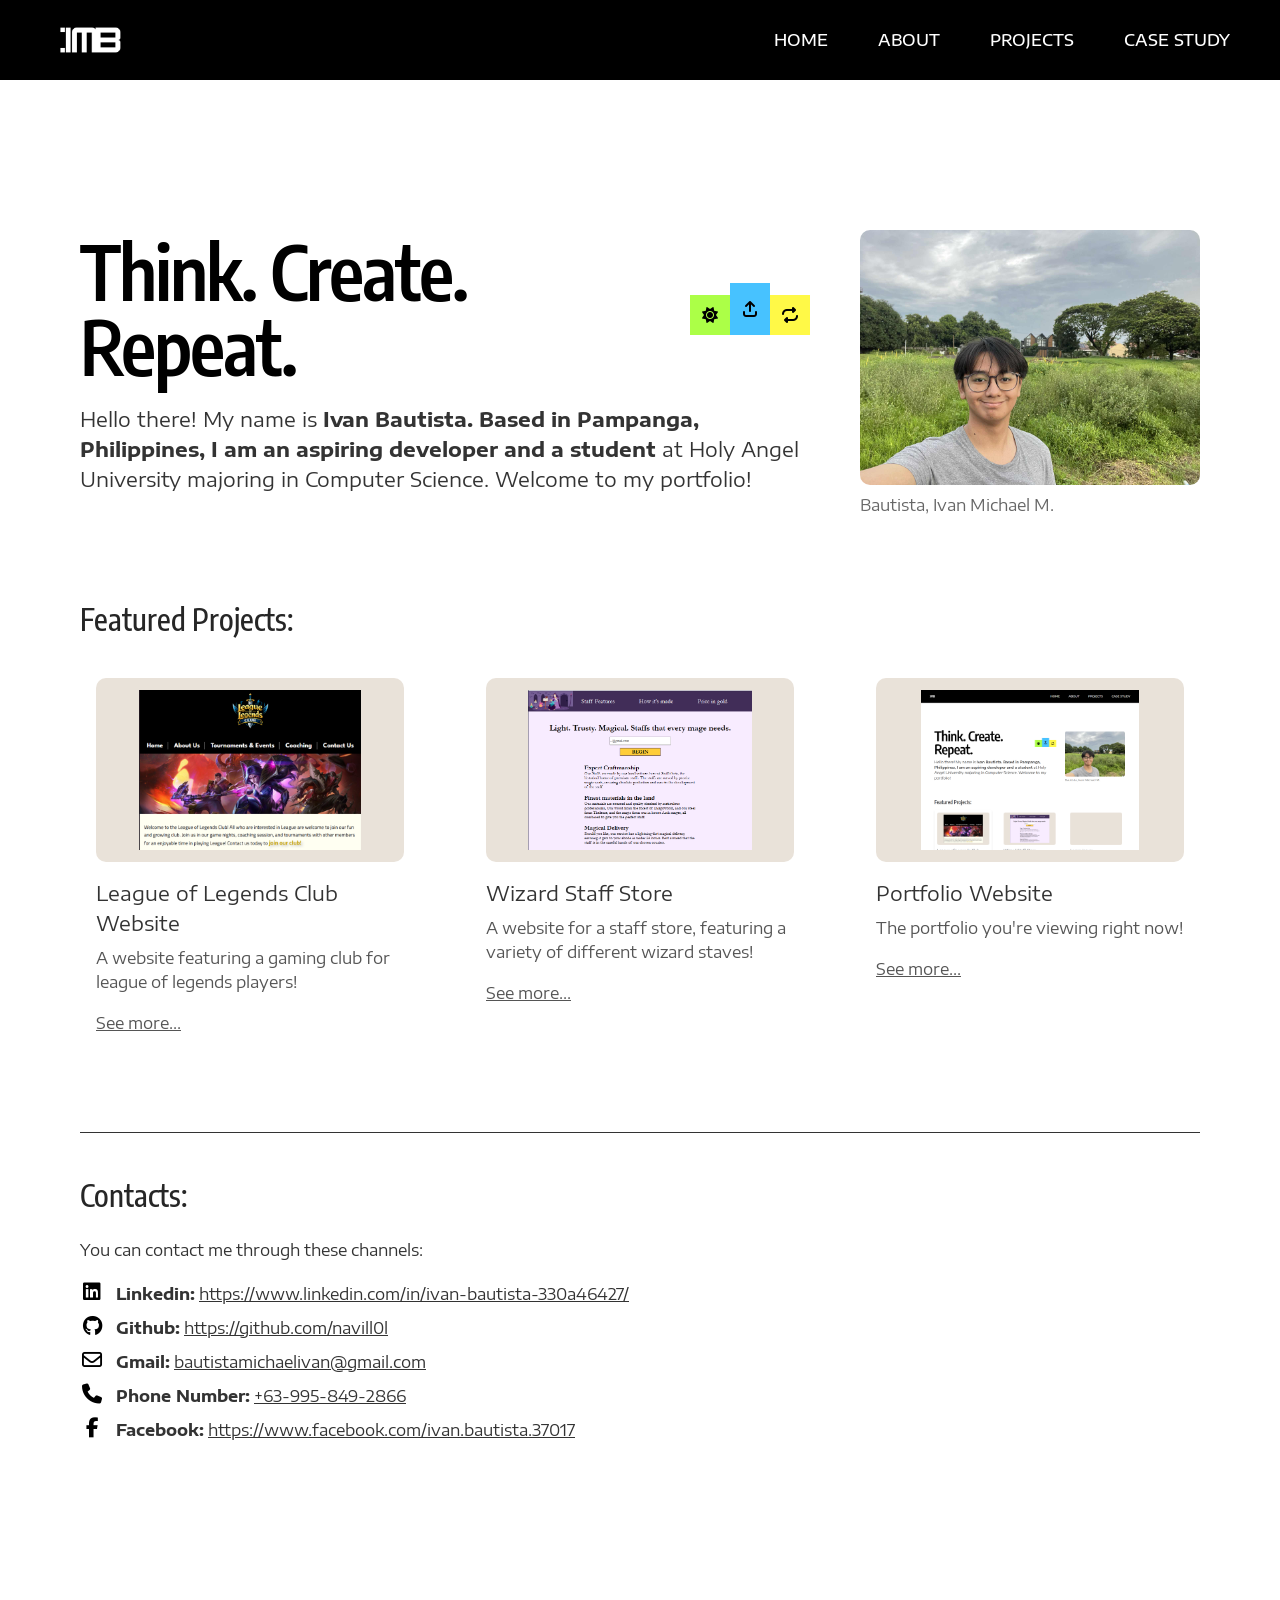
<file: index.html>
<!DOCTYPE html>

<html lang="en">
    <head>
        <meta charset="UTF-8">
        <meta name="viewport" content="width=device-width, initial-scale=1.0">
        <title>Ivan Bautista's Portfolio</title>
        <link rel="stylesheet" href="styles.css">
        <script src="script.js" defer></script>

        <link rel="stylesheet" href="https://fonts.googleapis.com/css2?family=Encode+Sans+Condensed:wght@500;600&family=Encode+Sans+Expanded:wght@400;500;600&display=swap">
  <link rel="stylesheet" href="https://cdnjs.cloudflare.com/ajax/libs/font-awesome/6.5.1/css/all.min.css">
    </head>
    <body>
        <header class ="navbar">
            
                <a href="index.html" aria-label="Home"><img src="images/logo.png" alt="IMB Logo" class="logo"></a>
                <button class="menu-button" onclick="toggleMenu()"><i class="fa-solid fa-bars"></i></button>
                <nav id="navLinks" class="nav-links">
                        <a href="index.html">Home</a>
                        <a href="about.html">About</a>
                        <a href="projects.html">Projects</a>
                        <a href="caseStudy.html">Case Study</a>
                </nav>
        </header>

        <main class="page">
            <section class="section top-section">
                <div class="top-text">
                    <div class="title-row">
                    <h1>Think. Create. Repeat.</h1>

                    <!-- the three colored icon boxes -->
                    <div class="icon-boxes">
                        <span class="icon-box green"><i class="fa-solid fa-sun"></i></span>
                        <span class="icon-box blue"><i class="fa-solid fa-arrow-up-from-bracket"></i></span>
                        <span class="icon-box yellow"><i class="fa-solid fa-repeat"></i></span>
                    </div>
                    </div>

                    <p>
                    Hello there! My name is
                    <strong>Ivan Bautista. Based in Pampanga, Philippines, I am an aspiring developer and a student</strong>
                    at Holy Angel University majoring in Computer Science. Welcome to my portfolio!
                    </p>
                </div>
                
                <div class="top-picture">
                    <img src="images/landScapePicture.jpg" alt="Photo of Ivan Bautista">
                    <p class="caption">Bautista, Ivan Michael M.</p>
                </div>
            </section>

            <section class="section">
                <h2>Featured Projects:</h2>

                <div class="card-grid">

                    <div class="project-card">
                    <a class="card-link" href="projects.html"></a>
                    <div class="image-box"><img src="images/projectImages/leagueClub.png" alt="League of Legends Club Website"></div>
                    <h3>League of Legends Club Website</h3>
                    <p>A website featuring a gaming club for league of legends players!</p>
                    <a class="see-more" href="https://github.com/navill0l/gamingClub">See more...</a>
                    </div>

                    <div class="project-card">
                    <a class="card-link" href="projects.html"></a>
                    <div class="image-box"><img src="images/projectImages/wizardSite.png" alt="Wizard Staff Store"></div>
                    <h3>Wizard Staff Store </h3>
                    <p>A website for a staff store, featuring a variety of different wizard staves!</p>
                    <a class="see-more" href="https://github.com/navill0l/wizardStaffStore">See more...</a>
                    </div>

                    <div class="project-card">
                    <a class="card-link" href="projects.html"></a>
                    <div class="image-box"><img src="images/projectImages/portfolio.png" alt="Portfolio Website"></div>
                    <h3>Portfolio Website</h3>
                    <p>The portfolio you're viewing right now!</p>
                    <a class="see-more" href="https://github.com/navill0l/portfolio_sub">See more...</a>
                    </div>

                </div>
            </section>


            <section class="contacts">
                <h2>Contacts:</h2>
                <p>You can contact me through these channels:</p>

                <ul class="contact-list">
                    <li>
                    <i class="fa-brands fa-linkedin"></i>
                    <span><strong>Linkedin:</strong> <a href="https://www.linkedin.com/in/ivan-bautista-330a46427/" target="_blank">https://www.linkedin.com/in/ivan-bautista-330a46427/</a></span>
                    </li>
                    <li>
                    <i class="fa-brands fa-github"></i>
                    <span><strong>Github:</strong> <a href="https://github.com/navill0l" target="_blank">https://github.com/navill0l</a></span>
                    </li>
                    <li>
                    <i class="fa-regular fa-envelope"></i>
                    <span><strong>Gmail:</strong> <a href="mailto:bautistamichaelivan@gmail.com">bautistamichaelivan@gmail.com</a></span>
                    </li>
                    <li>
                    <i class="fa-solid fa-phone"></i>
                    <span><strong>Phone Number:</strong> <a href="tel:+639958492866">+63-995-849-2866</a></span>
                    </li>
                    <li>
                    <i class="fa-brands fa-facebook-f"></i>
                    <span><strong>Facebook:</strong> <a href="https://www.facebook.com/ivan.bautista.37017" target="_blank">https://www.facebook.com/ivan.bautista.37017</a></span>
                    </li>
                </ul>
            </section>
        </main>

    </body>
</html>
</file>
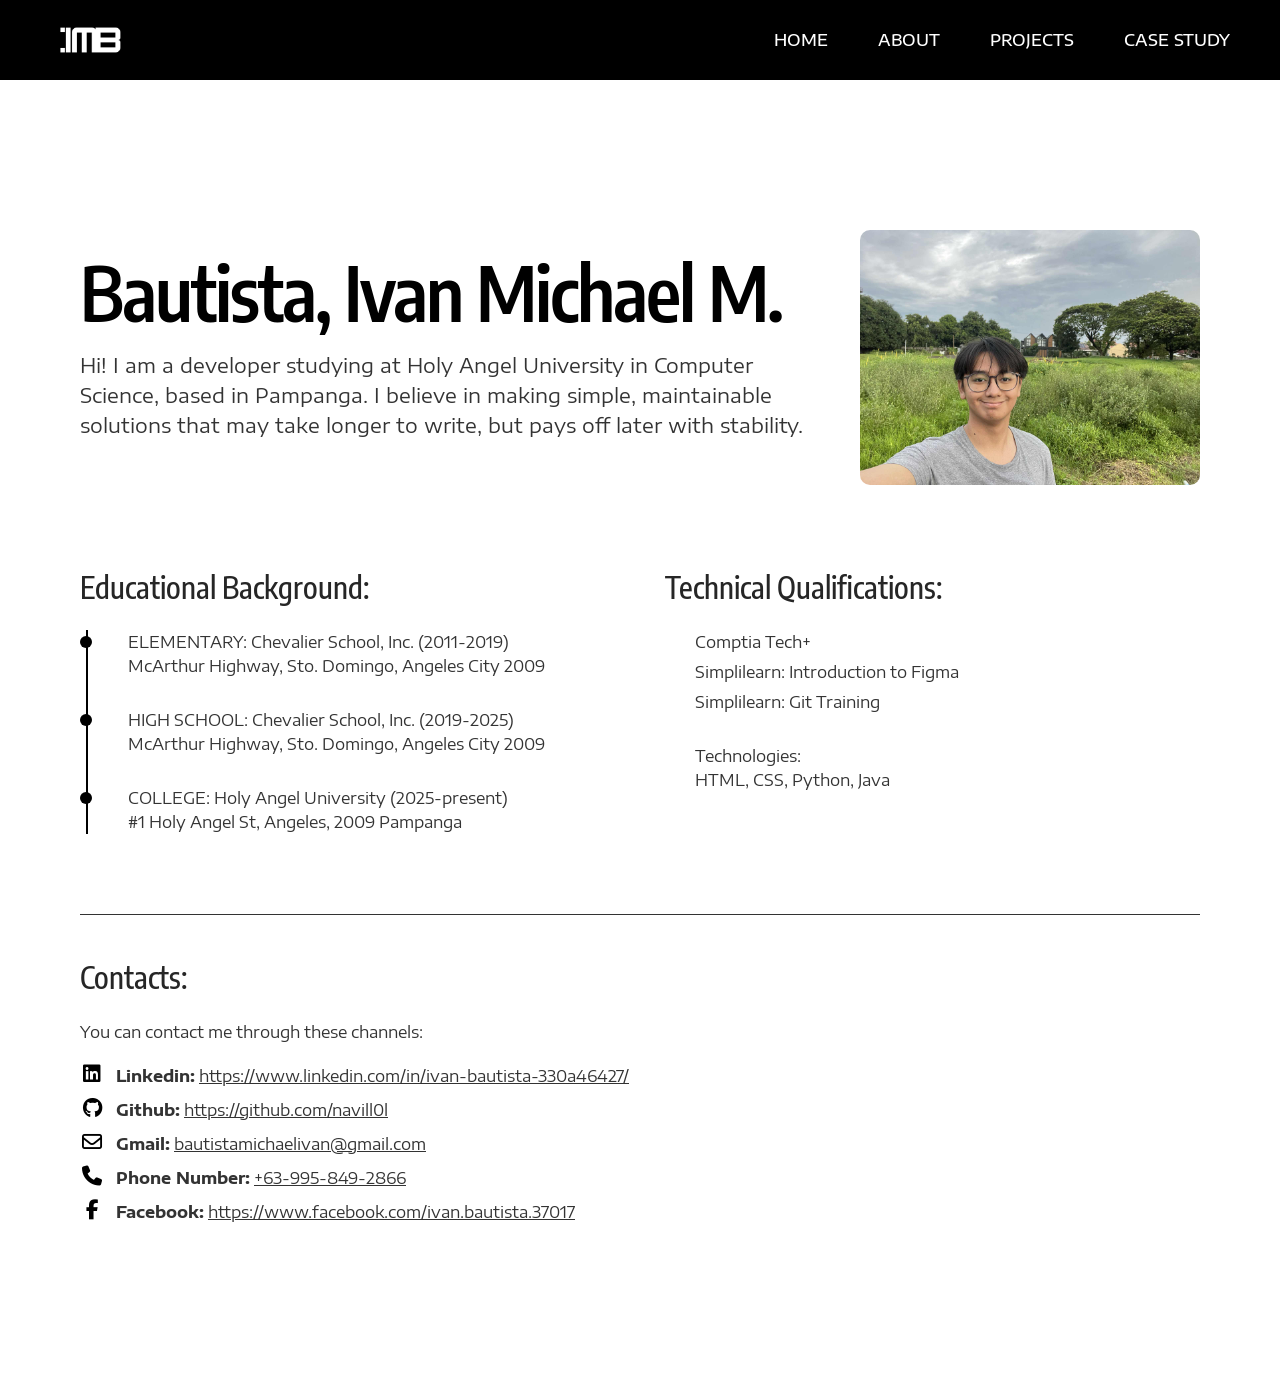
<file: about.html>
<!DOCTYPE html>

<html lang="en">
    <head>
        <meta charset="UTF-8">
        <meta name="viewport" content="width=device-width, initial-scale=1.0">
        <title>Ivan Bautista's Portfolio</title>
        <link rel="stylesheet" href="styles.css">
        <script src="script.js" defer></script>

        <link rel="stylesheet" href="https://fonts.googleapis.com/css2?family=Encode+Sans+Condensed:wght@500;600&family=Encode+Sans+Expanded:wght@400;500;600&display=swap">
  <link rel="stylesheet" href="https://cdnjs.cloudflare.com/ajax/libs/font-awesome/6.5.1/css/all.min.css">
    </head>
    <body>
        <header class ="navbar">
            
                <a href="index.html" aria-label="Home"><img src="images/logo.png" alt="IMB Logo" class="logo"></a>
                <button class="menu-button" onclick="toggleMenu()"><i class="fa-solid fa-bars"></i></button>
                <nav id="navLinks" class="nav-links">
                        <a href="index.html">Home</a>
                        <a href="about.html">About</a>
                        <a href="projects.html">Projects</a>
                        <a href="caseStudy.html">Case Study</a>
                </nav>
        </header>

        <main class="page">
            <section class="section top-section">
                <div class="top-text">
                    <h1>Bautista, Ivan Michael M.</h1>
                    <p>
                    Hi! I am a developer studying at Holy Angel University in Computer Science, based in
                    Pampanga. I believe in making simple, maintainable solutions that may take longer to
                    write, but pays off later with stability.
                    </p>
                </div>

                <div class="top-picture">
                    <img src="images/landScapePicture.jpg" alt="Photo of Ivan Bautista">
                </div>
            </section>


            <section class="section two-columns">

            <div>
                <h2>Educational Background:</h2>

                <ul class="timeline">
                <li>
                    ELEMENTARY: Chevalier School, Inc. (2011-2019)<br>
                    McArthur Highway, Sto. Domingo, Angeles City 2009
                </li>
                <li>
                    HIGH SCHOOL: Chevalier School, Inc. (2019-2025)<br>
                    McArthur Highway, Sto. Domingo, Angeles City 2009
                </li>
                <li>
                    COLLEGE: Holy Angel University (2025-present)<br>
                    #1 Holy Angel St, Angeles, 2009 Pampanga
                </li>
                </ul>
            </div>

            <div>
                <h2>Technical Qualifications:</h2>

                <ul class="qualifications">
                <li>Comptia Tech+</li>
                <li>Simplilearn: Introduction to Figma</li>
                <li>Simplilearn: Git Training</li>
                </ul>

                <div class="technologies">
                Technologies:<br>
                HTML, CSS, Python, Java
                </div>
            </div>

            </section>

            <section class="contacts">
            <h2>Contacts:</h2>
            <p>You can contact me through these channels:</p>

            <ul class="contact-list">
                <li>
                <i class="fa-brands fa-linkedin"></i>
                <span><strong>Linkedin:</strong> <a href="https://www.linkedin.com/in/ivan-bautista-330a46427/" target="_blank">https://www.linkedin.com/in/ivan-bautista-330a46427/</a></span>
                </li>
                <li>
                <i class="fa-brands fa-github"></i>
                <span><strong>Github:</strong> <a href="https://github.com/navill0l" target="_blank">https://github.com/navill0l</a></span>
                </li>
                <li>
                <i class="fa-regular fa-envelope"></i>
                <span><strong>Gmail:</strong> <a href="mailto:bautistamichaelivan@gmail.com">bautistamichaelivan@gmail.com</a></span>
                </li>
                <li>
                <i class="fa-solid fa-phone"></i>
                <span><strong>Phone Number:</strong> <a href="tel:+639958492866">+63-995-849-2866</a></span>
                </li>
                <li>
                <i class="fa-brands fa-facebook-f"></i>
                <span><strong>Facebook:</strong> <a href="https://www.facebook.com/ivan.bautista.37017" target="_blank">https://www.facebook.com/ivan.bautista.37017</a></span>
                </li>
            </ul>
            </section>

  </main>
    </body>
</html>
</file>
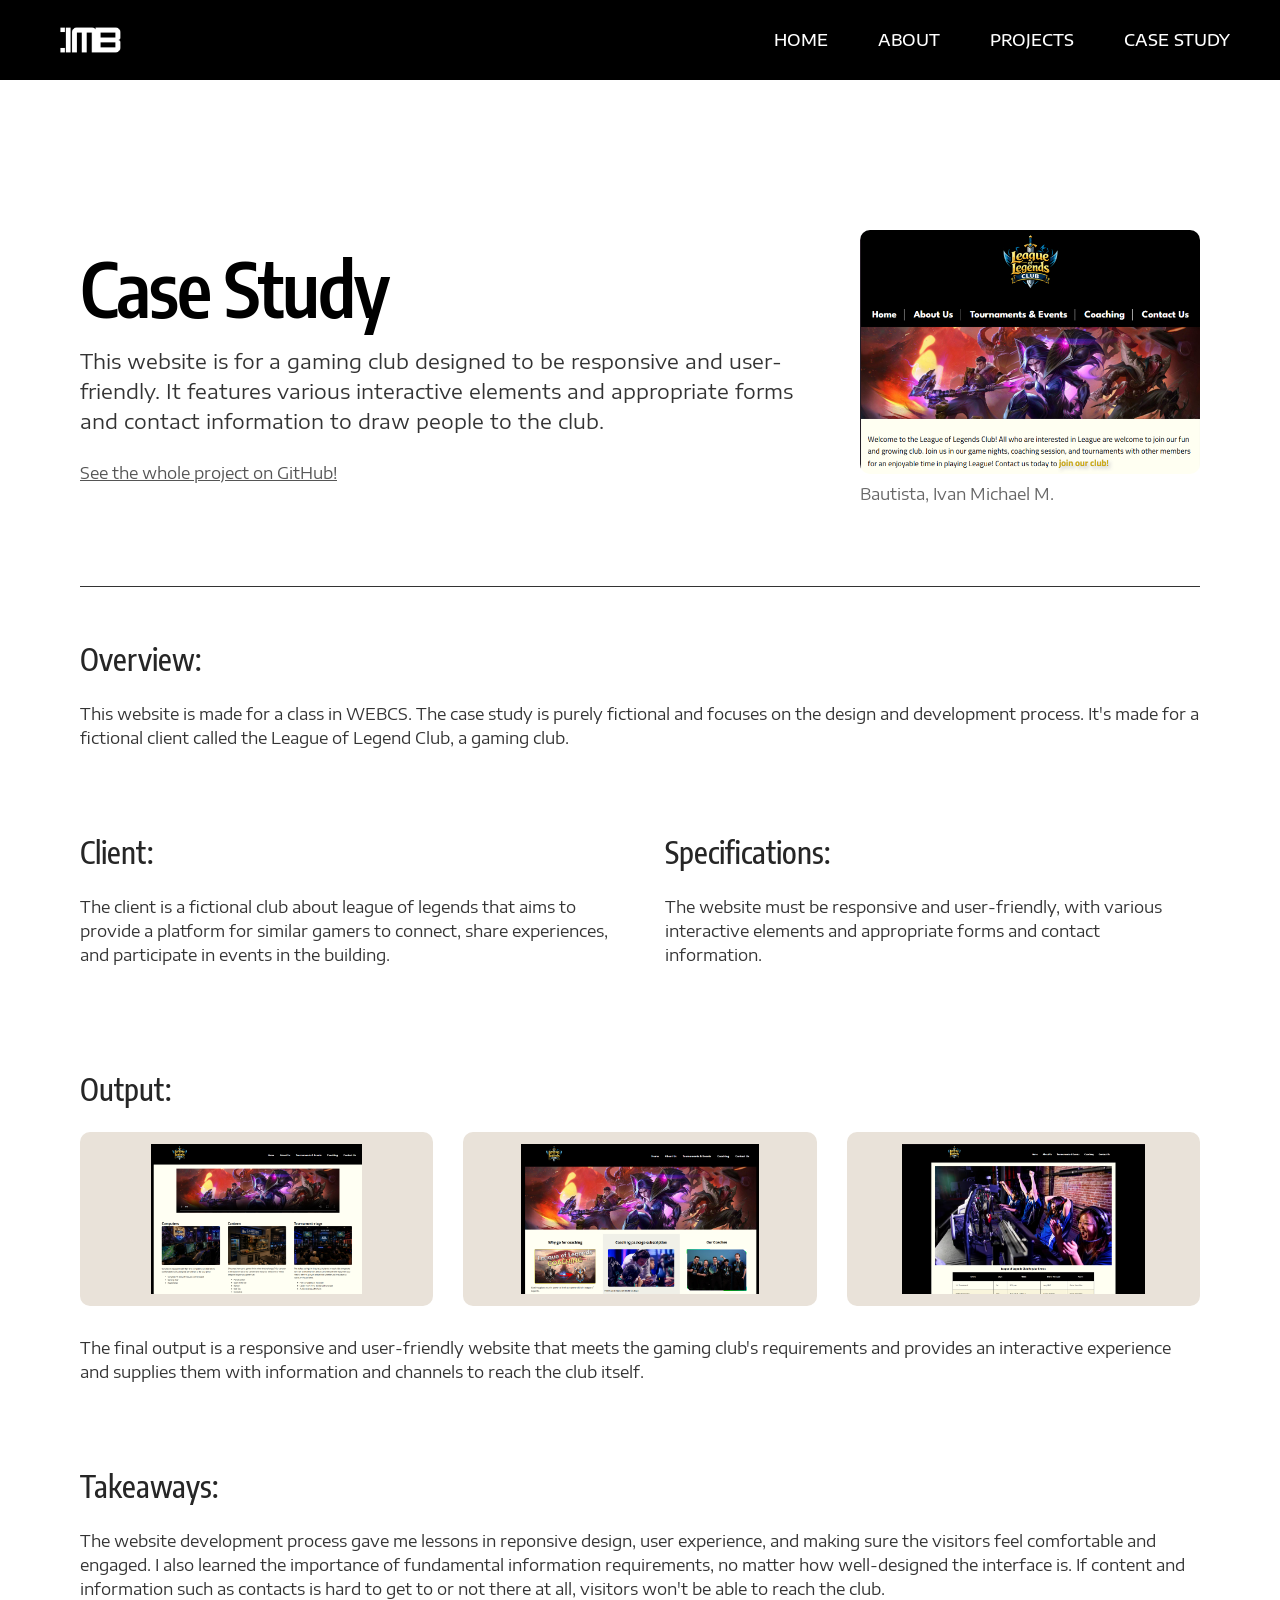
<file: caseStudy.html>
<!DOCTYPE html>

<html lang="en">
    <head>
        <meta charset="UTF-8">
        <meta name="viewport" content="width=device-width, initial-scale=1.0">
        <title>Ivan Bautista's Portfolio</title>
        <link rel="stylesheet" href="styles.css">
        <script src="script.js" defer></script>

        <link rel="stylesheet" href="https://fonts.googleapis.com/css2?family=Encode+Sans+Condensed:wght@500;600&family=Encode+Sans+Expanded:wght@400;500;600&display=swap">
  <link rel="stylesheet" href="https://cdnjs.cloudflare.com/ajax/libs/font-awesome/6.5.1/css/all.min.css">
    </head>
    <body>
        <header class ="navbar">
            
                <a href="index.html" aria-label="Home"><img src="images/logo.png" alt="IMB Logo" class="logo"></a>
                <button class="menu-button" onclick="toggleMenu()"><i class="fa-solid fa-bars"></i></button>
                <nav id="navLinks" class="nav-links">
                        <a href="index.html">Home</a>
                        <a href="about.html">About</a>
                        <a href="projects.html">Projects</a>
                        <a href="caseStudy.html">Case Study</a>
                </nav>
        </header>

        <main class="page">
            <section id="caseStudy-header" class="section top-section">
                <div class="top-text">
                    <h1>Case Study</h1>
                    <p>This website is for a gaming club designed to be responsive and user-friendly. It features various interactive elements and appropriate forms and contact information to draw people to the club.</p>
                    <a class="see-more" href="https://github.com/navill0l/gamingClub">See the whole project on GitHub!</a>
                </div>

                <div class="top-picture">
                    <img src="images/projectImages/leagueClub.png" alt="League Club Website">
                    <p class="caption">Bautista, Ivan Michael M.</p>
                </div>
            </section>

            <section class="section line-above">
                <h2>Overview:</h2>
                <p class="case-text">
                    This website is made for a class in WEBCS. The case study is purely fictional and focuses on the design and development process. It's made for a fictional client called the League of Legend Club, a gaming club.
                </p>
            </section>

            <!-- ===== CLIENT AND SPECIFICATIONS ===== -->
            <section class="section two-columns">
                <div>
                    <h2>Client:</h2>
                    <p class="case-text">
                        The client is a fictional club about league of legends that aims to provide a platform for similar gamers to connect, share experiences, and participate in events in the building.
                    </p>
                </div>

                <div>
                    <h2>Specifications:</h2>
                    <p class="case-text">
                        The website must be responsive and user-friendly, with various interactive elements and appropriate forms and contact information.
                    </p>
                </div>
            </section>

            <!-- ===== OUTPUT ===== -->
            <section class="section">
                <h2>Output:</h2>

                <div class="output-grid">
                    <div class="image-box">
                        <img src="images/projectImages/leagueClubAbout.png" alt="League of Legends Club About Page">
                    </div>
                    <div class="image-box">
                        <img src="images/projectImages/leagueClubCoach.png" alt="League of Legends Club Coach Page">
                    </div>
                    <div class="image-box">
                        <img src="images/projectImages/leagueClubEvents.png" alt="League of Legends Club Events Page">
                    </div>
                </div>

                <p class="case-text">
                    The final output is a responsive and user-friendly website that meets the gaming club's requirements and provides an interactive experience and supplies them with information and channels to reach the club itself.
                </p>
            </section>

            <!-- ===== TAKEAWAYS ===== -->
            <section>
                <h2>Takeaways:</h2>
                <p class="case-text">
                    The website development process gave me lessons in reponsive design, user experience, and making sure the visitors feel comfortable and engaged. I also learned the importance of fundamental information requirements, no matter how well-designed the interface is. If content and information such as contacts is hard to get to or not there at all, visitors won't be able to reach the club.
                </p>
            </section>
        </main>
    </body>
</html>
</file>
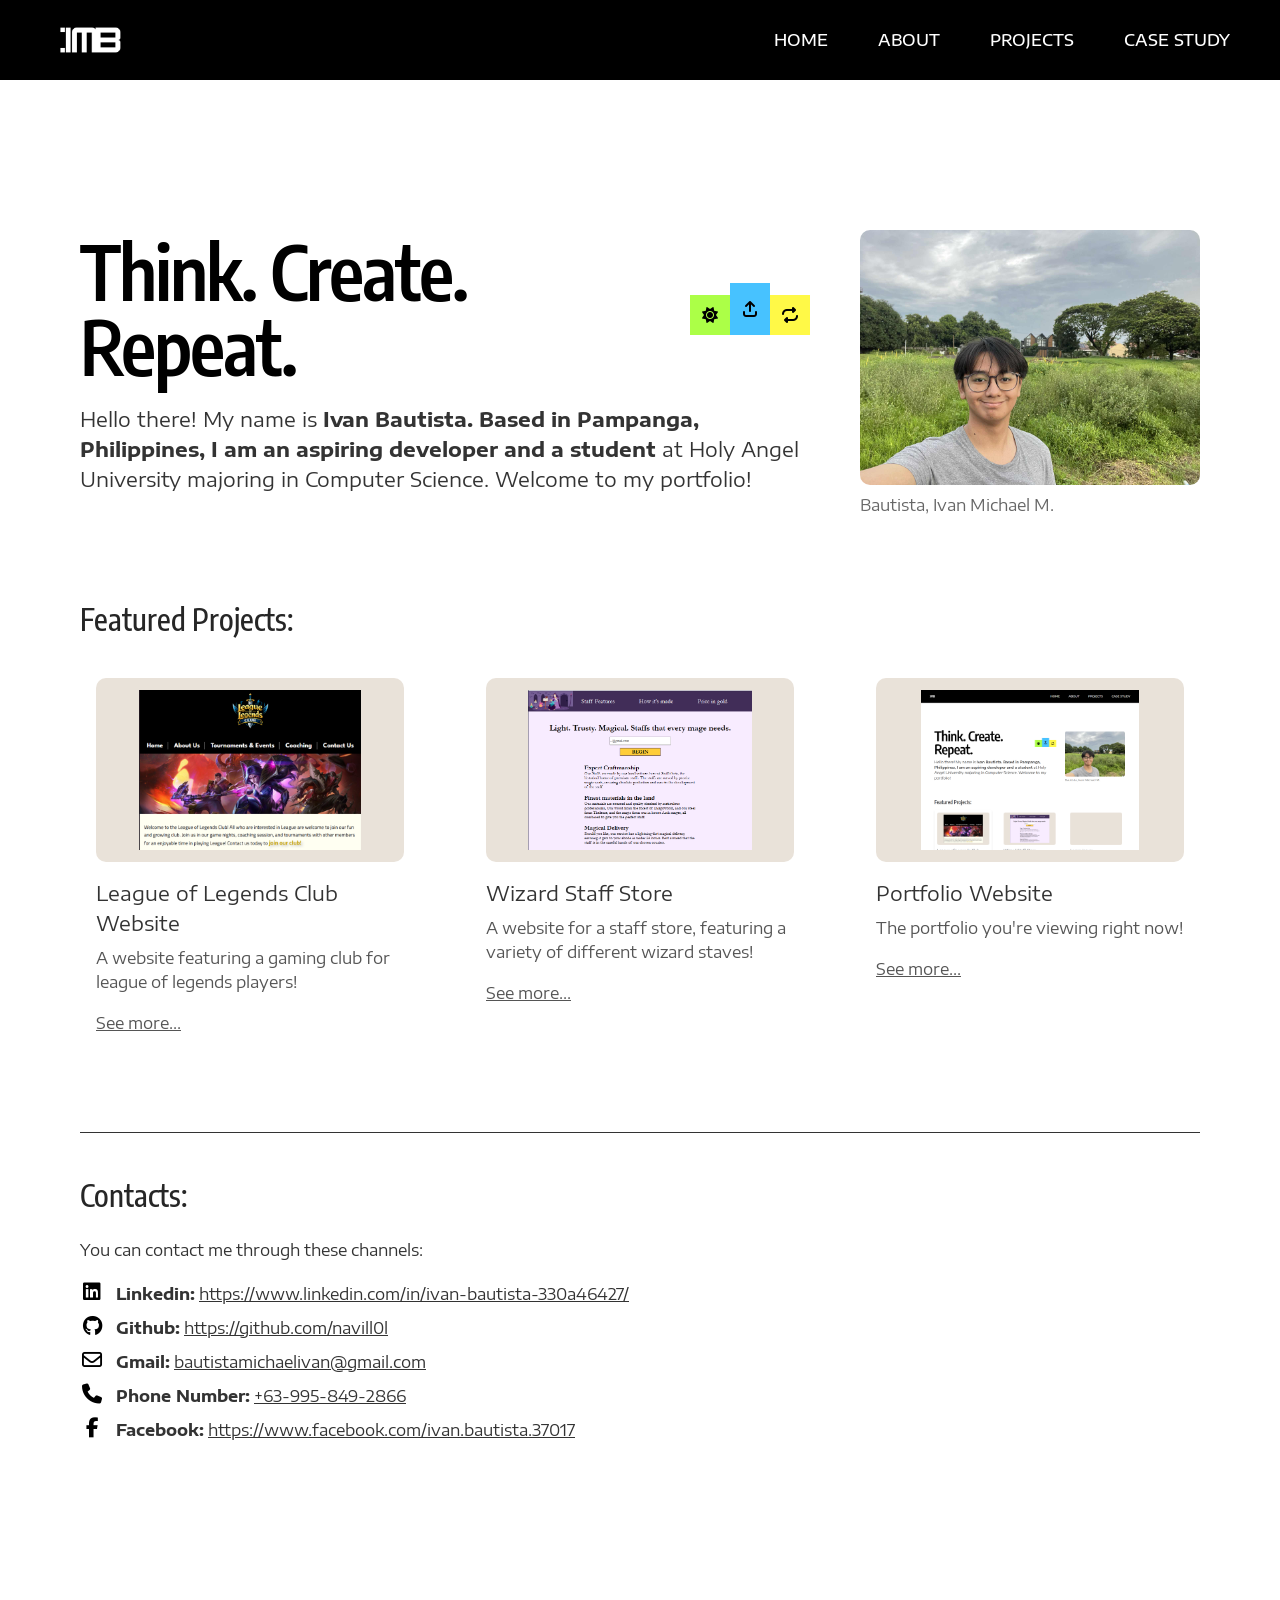
<file: home.html>
<!DOCTYPE html>

<html lang="en">
    <head>
        <meta charset="UTF-8">
        <meta name="viewport" content="width=device-width, initial-scale=1.0">
        <title>Ivan Bautista's Portfolio</title>
        <link rel="stylesheet" href="styles.css">
        <script src="script.js" defer></script>

        <link rel="stylesheet" href="https://fonts.googleapis.com/css2?family=Encode+Sans+Condensed:wght@500;600&family=Encode+Sans+Expanded:wght@400;500;600&display=swap">
  <link rel="stylesheet" href="https://cdnjs.cloudflare.com/ajax/libs/font-awesome/6.5.1/css/all.min.css">
    </head>
    <body>
        <header class ="navbar">
            
                <a href="home.html" aria-label="Home"><img src="images/logo.png" alt="IMB Logo" class="logo"></a>
                <button class="menu-button" onclick="toggleMenu()"><i class="fa-solid fa-bars"></i></button>
                <nav id="navLinks" class="nav-links">
                        <a href="home.html">Home</a>
                        <a href="about.html">About</a>
                        <a href="projects.html">Projects</a>
                        <a href="caseStudy.html">Case Study</a>
                </nav>
        </header>

        <main class="page">
            <section class="section top-section">
                <div class="top-text">
                    <div class="title-row">
                    <h1>Think. Create. Repeat.</h1>

                    <!-- the three colored icon boxes -->
                    <div class="icon-boxes">
                        <span class="icon-box green"><i class="fa-solid fa-sun"></i></span>
                        <span class="icon-box blue"><i class="fa-solid fa-arrow-up-from-bracket"></i></span>
                        <span class="icon-box yellow"><i class="fa-solid fa-repeat"></i></span>
                    </div>
                    </div>

                    <p>
                    Hello there! My name is
                    <strong>Ivan Bautista. Based in Pampanga, Philippines, I am an aspiring developer and a student</strong>
                    at Holy Angel University majoring in Computer Science. Welcome to my portfolio!
                    </p>
                </div>
                
                <div class="top-picture">
                    <img src="images/landScapePicture.jpg" alt="Photo of Ivan Bautista">
                    <p class="caption">Bautista, Ivan Michael M.</p>
                </div>
            </section>

            <section class="section">
                <h2>Featured Projects:</h2>

                <div class="card-grid">

                    <div class="project-card">
                    <a class="card-link" href="projects.html"></a>
                    <div class="image-box"><img src="images/projectImages/leagueClub.png" alt="League of Legends Club Website"></div>
                    <h3>League of Legends Club Website</h3>
                    <p>A website featuring a gaming club for league of legends players!</p>
                    <a class="see-more" href="https://github.com/navill0l/gamingClub">See more...</a>
                    </div>

                    <div class="project-card">
                    <a class="card-link" href="projects.html"></a>
                    <div class="image-box"><img src="images/projectImages/wizardSite.png" alt="Wizard Staff Store"></div>
                    <h3>Wizard Staff Store </h3>
                    <p>A website for a staff store, featuring a variety of different wizard staves!</p>
                    <a class="see-more" href="https://github.com/navill0l/wizardStaffStore">See more...</a>
                    </div>

                    <div class="project-card">
                    <a class="card-link" href="projects.html"></a>
                    <div class="image-box"><img src="images/projectImages/portfolio.png" alt="Portfolio Website"></div>
                    <h3>Portfolio Website</h3>
                    <p>The portfolio you're viewing right now!</p>
                    <a class="see-more" href="https://github.com/navill0l/portfolio_sub">See more...</a>
                    </div>

                </div>
            </section>


            <section class="contacts">
                <h2>Contacts:</h2>
                <p>You can contact me through these channels:</p>

                <ul class="contact-list">
                    <li>
                    <i class="fa-brands fa-linkedin"></i>
                    <span><strong>Linkedin:</strong> <a href="https://www.linkedin.com/in/ivan-bautista-330a46427/" target="_blank">https://www.linkedin.com/in/ivan-bautista-330a46427/</a></span>
                    </li>
                    <li>
                    <i class="fa-brands fa-github"></i>
                    <span><strong>Github:</strong> <a href="https://github.com/navill0l" target="_blank">https://github.com/navill0l</a></span>
                    </li>
                    <li>
                    <i class="fa-regular fa-envelope"></i>
                    <span><strong>Gmail:</strong> <a href="mailto:bautistamichaelivan@gmail.com">bautistamichaelivan@gmail.com</a></span>
                    </li>
                    <li>
                    <i class="fa-solid fa-phone"></i>
                    <span><strong>Phone Number:</strong> <a href="tel:+639958492866">+63-995-849-2866</a></span>
                    </li>
                    <li>
                    <i class="fa-brands fa-facebook-f"></i>
                    <span><strong>Facebook:</strong> <a href="https://www.facebook.com/ivan.bautista.37017" target="_blank">https://www.facebook.com/ivan.bautista.37017</a></span>
                    </li>
                </ul>
            </section>
        </main>

    </body>
</html>
</file>
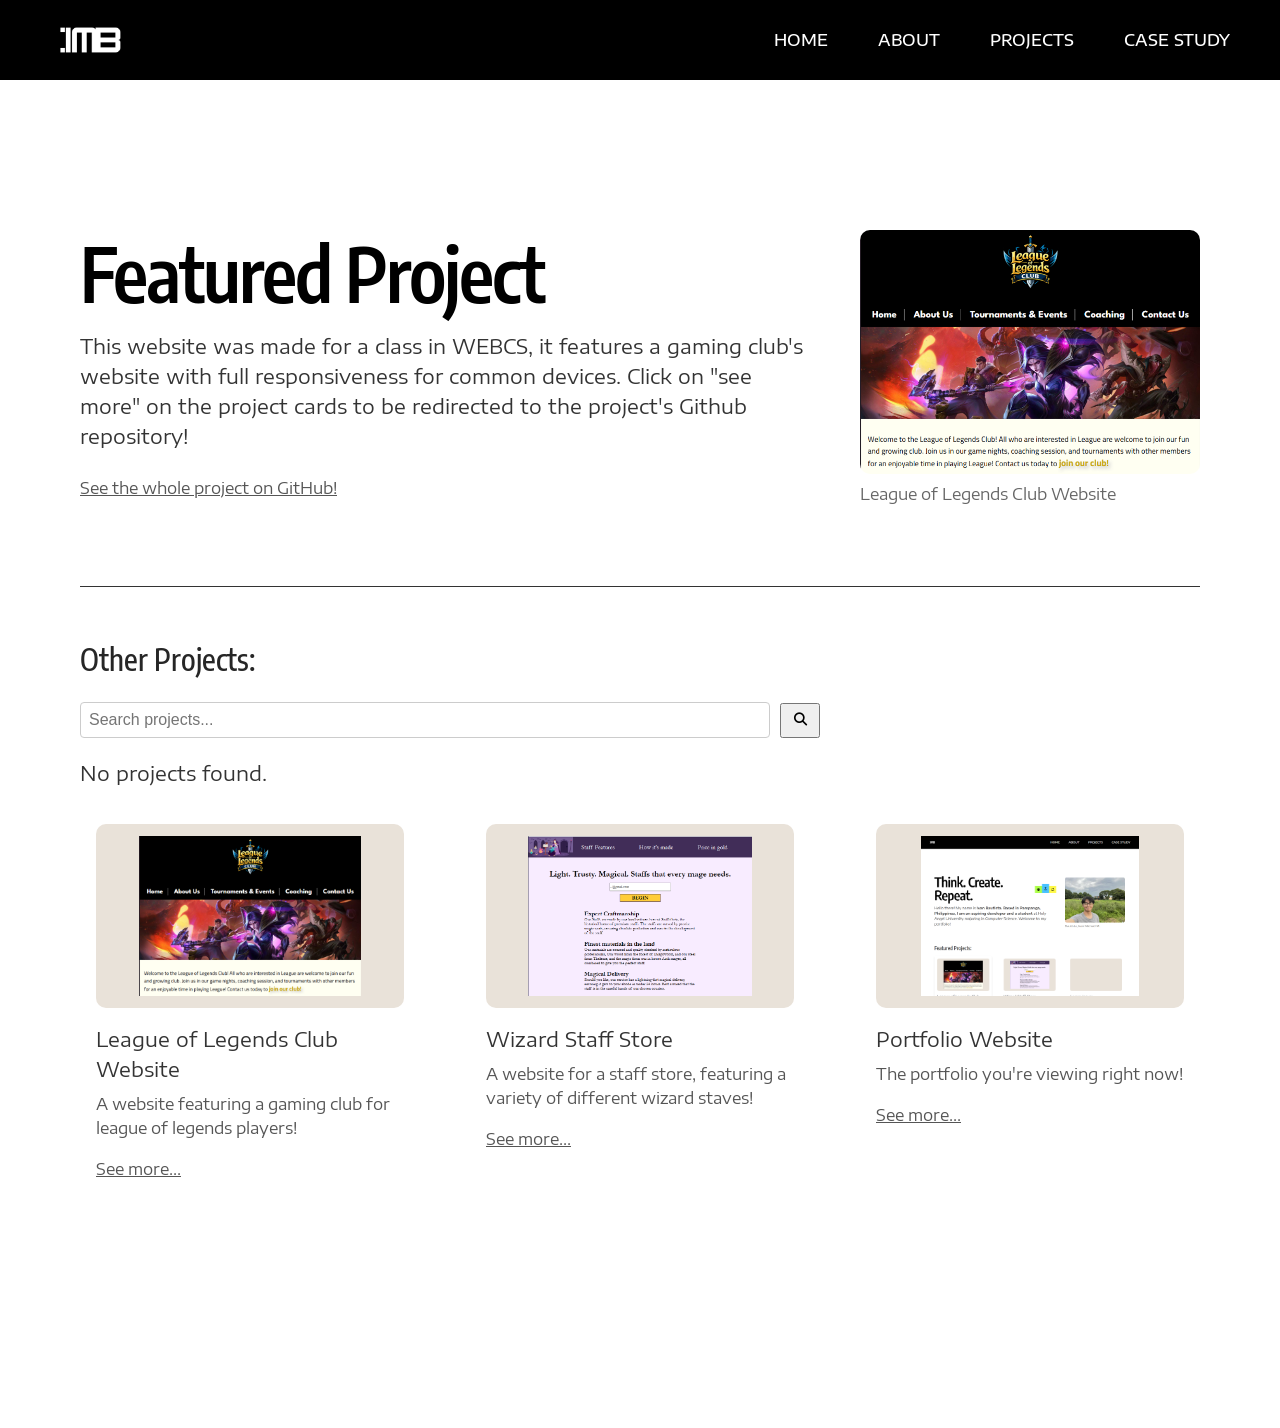
<file: projects.html>
<!DOCTYPE html>

<html lang="en">
    <head>
        <meta charset="UTF-8">
        <meta name="viewport" content="width=device-width, initial-scale=1.0">
        <title>Ivan Bautista's Portfolio</title>
        <link rel="stylesheet" href="styles.css">
        <script src="script.js" defer></script>

        <link rel="stylesheet" href="https://fonts.googleapis.com/css2?family=Encode+Sans+Condensed:wght@500;600&family=Encode+Sans+Expanded:wght@400;500;600&display=swap">
        <link rel="stylesheet" href="https://cdnjs.cloudflare.com/ajax/libs/font-awesome/6.5.1/css/all.min.css">
    </head>
    <body>
        <header class ="navbar">
            
                <a href="index.html" aria-label="Home"><img src="images/logo.png" alt="IMB Logo" class="logo"></a>
                <button class="menu-button" onclick="toggleMenu()"><i class="fa-solid fa-bars"></i></button>
                <nav id="navLinks" class="nav-links">
                        <a href="index.html">Home</a>
                        <a href="about.html">About</a>
                        <a href="projects.html">Projects</a>
                        <a href="caseStudy.html">Case Study</a>
                </nav>
        </header>

        <main class="page">
            <section id="caseStudy-header" class="section top-section">
                <div class="top-text">
                    <h1>Featured Project</h1>
                    <p>This website was made for a class in WEBCS, it features a gaming club's website with full responsiveness for common devices. Click on "see more" on the project cards to be redirected to the project's Github repository!</p>
                    <a class="see-more" href="https://github.com/navill0l/gamingClub">See the whole project on GitHub!</a>
                </div>

                
                <div class="top-picture">
                    <img src="images/projectImages/leagueClub.png" alt="League of Legends Club Website">
                    <p class="caption">League of Legends Club Website</p>
                </div>
            </section>
            


            <section class="section line-above">
            <h2>Other Projects:</h2>

            <!-- search box: script.js runs searchProjects() when typing or clicking the button -->
            <div class="search-box">
                <input type="text" id="searchInput" placeholder="Search projects..." onkeyup="searchProjects()">
                <button onclick="searchProjects()"><i class="fa-solid fa-magnifying-glass"></i></button>
            </div>

            <!-- shown by script.js when no project matches -->
            <p class="no-results" id="noResults">No projects found.</p>

            
                <div class="card-grid">

                    <div class="project-card">
                        <div class="image-box"><img src="images/projectImages/leagueClub.png" alt="League of Legends Club Website"></div>
                        <h3>League of Legends Club Website</h3>
                        <p>A website featuring a gaming club for league of legends players!</p>
                        <a class="see-more" href="https://github.com/navill0l/gamingClub">See more...</a>
                    </div>

                    <div class="project-card">
                        <div class="image-box"><img src="images/projectImages/wizardSite.png" alt="Wizard Staff Store"></div>
                        <h3>Wizard Staff Store </h3>
                        <p>A website for a staff store, featuring a variety of different wizard staves!</p>
                        <a class="see-more" href="https://github.com/navill0l/wizardStaffStore">See more...</a>
                    </div>

                    <div class="project-card">
                        <div class="image-box"><img src="images/projectImages/portfolio.png" alt="Portfolio Website"></div>
                        <h3>Portfolio Website</h3>
                        <p>The portfolio you're viewing right now!</p>
                        <a class="see-more" href="https://github.com/navill0l/portfolio_sub">See more...</a>
                    </div>

                </div>

            </section>

        </main>
        
    </body>
</html>
</file>
<file: styles.css>
/*Page settings*/

body 
{
  margin: 0;
  background-color: var(--white);
  color: var(--paragraph-color);
  font-family: "Encode Sans Expanded", sans-serif;
  font-size: 20px;
  line-height: 1.5;
}

img 
{
  max-width: 100%;
  display: block;
}

a 
{
  color: inherit;
}

/* Theme colors from figma design */
:root 
{
  --black: #000000;
  --white: #FFFFFF;
  --lime-green: #ACFF47;
  --sky-blue: #47C2FF;
  --yellow: #FFF947;
  --paragraph-color: #333333;
  --heading2-color: #262626;
  --beige: #E9E2D9;
}

/* PAGE MARGINS from figma design */
.page 
{
  padding: 150px 80px;
}

.section 
{
  margin-bottom: 80px;
}

.line-above 
{
  border-top: 1px solid var(--paragraph-color);
  padding-top: 50px;
}


/* NAVIGATION BAR */
.navbar 
{
  display: flex;
  justify-content: space-between;
  align-items: center;
  flex-wrap: wrap;
  background-color: var(--black);
  padding: 0 50px;
  min-height: 74px;
}

.navbar img
{
  height: 5rem;
}

.logo 
{
  height: 38px;
  width: auto;
}

.nav-links 
{
  display: flex;
  gap: 50px;
}

.menu-button 
{
  display: none;
}


.nav-links a 
{
  color: var(--white);
  font-size: 16px;
  font-weight: 500;
  text-decoration: none;
  text-transform: uppercase;
}

.nav-links a:hover 
{
  color: var(--yellow);
}

.nav-links a.active 
{
  color: var(--yellow);
}

/* HEADINGS AND TEXT STYLING */
h1 
{
  font-family: "Encode Sans Condensed", sans-serif;
  font-weight: 600;
  font-size: 75px;
  line-height: 1;
  letter-spacing: -2px;
  color: var(--black);
  margin: 0 0 20px 0;
}

h2 
{
  font-family: "Encode Sans Condensed", sans-serif;
  font-weight: 500;
  font-size: 30px;
  color: var(--heading2-color);
  margin: 0 0 20px 0;
}

h3 
{
  font-weight: 400;
  font-size: 20px;
  color: var(--paragraph-color);
  margin: 16px 0 8px 0;
}

p 
{
  margin: 0 0 20px 0;
}

.small-text 
{
  font-size: 16px;
  color: #666666;
}

/* HERO SECTION */
.top-section 
{
  display: flex;
  justify-content: space-between;
  align-items: center;
  gap: 50px;
}

.top-text 
{
  flex: 1;
}

.top-picture 
{
  width: 340px;
  flex-shrink: 0;
}

.top-picture img 
{
  border-radius: 10px;
  width: 100%;
}

.caption 
{
  font-size: 16px;
  color: #666666;
  margin: 8px 0 0 0;
}

/* ---------- 7. THE THREE COLORED ICON BOXES NEXT TO "Think. Create. Repeat." ---------- */
.title-row 
{
  display: flex;
  align-items: center;
  gap: 20px;
  margin-bottom: 20px;
}

.title-row h1 
{
  margin: 0;
}

.icon-boxes 
{
  display: flex;
  align-items: flex-end;
}

.icon-box 
{
  display: flex;
  align-items: center;
  justify-content: center;
  width: 40px;
  height: 40px;
  color: var(--black);
  font-size: 16px;
}

.icon-box.green 
{
  background-color: var(--lime-green);
}

.icon-box.blue 
{
  background-color: var(--sky-blue);
  height: 52px;
}

.icon-box.yellow 
{
  background-color: var(--yellow);
}

/* PROJECT CARDS - spacing from figma design */
.card-grid 
{
  display: grid;
  grid-template-columns: repeat(3, 1fr);
  gap: 50px;
}

.project-card 
{
  background-color: var(--white);
  padding: 16px;          
  border-radius: 10px;    
}

.project-card:hover 
{
  box-shadow: 0 4px 4px rgba(0, 0, 0, 0.25);
}

.image-box 
{
  padding: 12px;
  background-color: var(--beige);
  border-radius: 10px;
  height: 160px;
}

.image-box img
{
  display: block;
  width: 100%;
  height: 100%;
  object-fit: contain;
}

.project-card p 
{
  font-size: 16px;
  color: #555555;
  margin-bottom: 12px;
}

.see-more 
{
  font-size: 16px;
  color: #555555;
}

/*MAKE PROJECT CARD CLICKABLE*/
.project-card {
  position: relative;
}

.card-link {
  position: absolute;
  inset: 0;
  z-index: 1;
}

.project-card .see-more {
  position: relative;
  z-index: 2;
}

/* CONTACTS */
.contacts 
{
  border-top: 1px solid var(--paragraph-color);
  padding-top: 40px;
}

.contacts p 
{
  font-size: 16px;
}

.contact-list 
{
  list-style: none;
  margin: 0;
  padding: 0;
}

.contact-list li 
{
  display: flex;
  align-items: flex-start;
  gap: 12px;
  margin-bottom: 10px;
  font-size: 16px;
  word-break: break-word;
}

.contact-list i 
{
  width: 24px;
  font-size: 20px;
  text-align: center;
  color: var(--black);
}

/* SEARCH */
.search-box 
{
  display: flex;
  align-items: center;
  gap: 10px;
  margin-bottom: 20px;
}

.search-box button
{
  display: flex;
  height: 35px;
  width: 40px;
  align-items: center;
  justify-content: center;
}
#searchInput
{
  width: 60%;
  padding: 8px;
  font-size: 16px;
  border: 1px solid #ccc;
  border-radius: 4px;
}



/*ABOUT*/
.two-columns 
{
  display: flex;
  gap: 50px;
}

.two-columns > div 
{
  flex: 1;
}

.timeline 
{
  list-style: none;
  margin: 0;
  padding: 0 0 0 40px;
  border-left: 2px solid var(--black);
  margin-left: 6px;
}

.timeline li 
{
  position: relative;
  font-size: 16px;
  margin-bottom: 30px;
}

.timeline li:last-child 
{
  margin-bottom: 0;
}

.timeline li::before 
{
  content: "";
  position: absolute;
  left: -48px;
  top: 6px;
  width: 12px;
  height: 12px;
  border-radius: 50%;
  background-color: var(--black);
}

.qualifications 
{
  list-style: none;
  margin: 0 0 30px 0;
  padding: 0 0 0 30px;
  font-size: 16px;
}

.qualifications li 
{
  margin-bottom: 6px;
}

.technologies 
{
  padding-left: 30px;
  font-size: 16px;
}

/* CASE STUDY */
.output-grid 
{
  display: grid;
  grid-template-columns: repeat(3, 1fr);
  gap: 30px;
  margin-bottom: 30px;
}

.output-grid .image-box 
{
  height: 150px;
}

.case-text 
{
  font-size: 16px;
}


/* MEDIA QUERIES */
/* TABLET */
@media (max-width: 1100px) 
{
  h1 
  {
    font-size: 60px;
  }

  .navbar 
  {
    padding: 0 30px;
  }

  .nav-links 
  {
    gap: 30px;
  }

  .page 
  {
    padding: 100px 50px;
  }

  .card-grid 
  {
    grid-template-columns: repeat(2, 1fr);
  }

  .top-picture 
  {
    width: 260px;
  }
}


/*  MOBILE */ 
@media (max-width: 700px) 
{
  body 
  {
    font-size: 16px;
  }

  h1 
  {
    font-size: 44px;
    letter-spacing: -1px;
  }

  h2 
  {
    font-size: 26px;
  }

  .navbar 
  {
    padding: 14px 24px;
  }

  .logo 
  {
    height: 32px;
  }

  .menu-button 
  {
    height: 100%;
    width: 40px;
    border: none;
    background-color: var(--black);
    display: block;
  }
  .menu-button .fa-bars 
  {
    font-size: 1.5rem;
    color: var(--white);
  }
  .nav-links 
  {
    display: none;
    flex-direction: column;
    align-items: center;
    gap: 0;
    width: 100%;
    margin-top: 14px;
    padding: 10px 0;
    background-color: var(--black);
  }

  .nav-links.show-menu 
  {
    display: flex;
  }

  .nav-links a 
  {
    padding: 14px 0;
    text-align: center;
  }

  .page {
    padding: 50px 24px;
  }

  .section {
    margin-bottom: 50px;
  }

  .top-section,
  .two-columns {
    flex-direction: column;
    align-items: stretch;
    gap: 30px;
  }

  .top-picture,
  .preview-frame,
  .top-section .big-image-box 
  {
    width: 100%;
  }
  .title-row 
  {
    flex-wrap: wrap;
  }

  .card-grid 
  {
    grid-template-columns: 1fr;
    gap: 30px;
  }

  .output-grid 
  {
    grid-template-columns: 1fr;
  }

  .search-box 
  {
    max-width: 100%;
  }

  .preview-placeholder 
  {
    min-height: 180px;
  }
}
</file>
